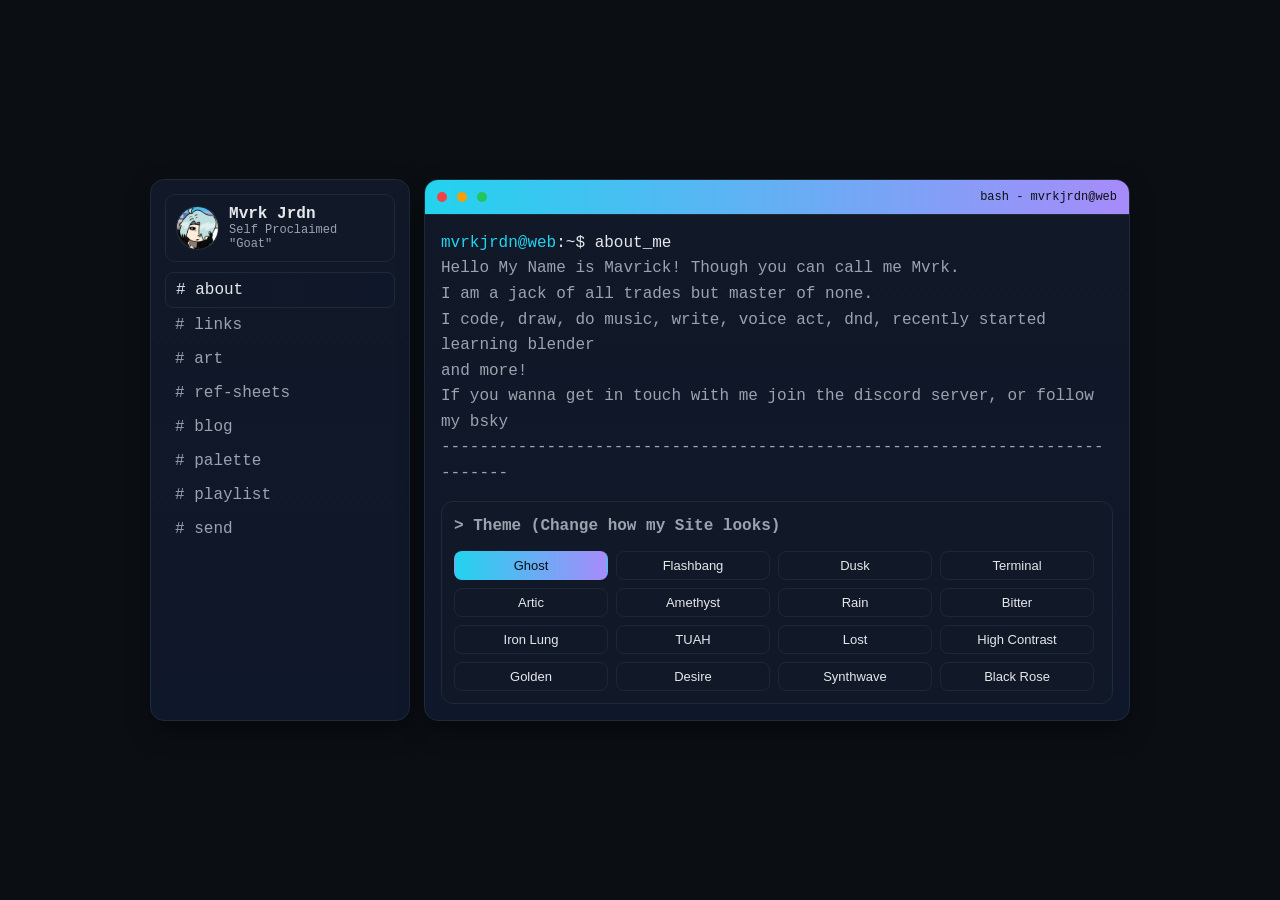
<file: index.html>
<!DOCTYPE html>
<html lang="en">
<head>
  <meta charset="UTF-8" />
  <meta name="viewport" content="width=device-width, initial-scale=1.0" />
  <title>mvrkjrdn.xyz</title>

  <!-- Open Graph -->
  <meta property="og:type" content="website">
  <meta property="og:url" content="https://mvrkjrdn.xyz/">
  <meta property="og:title" content="Mvrk's Site.">
  <meta property="og:description" content="Just a website I made to share my art, blog posts, and whatever else I feel like sharing.">
  <meta property="og:image" content="https://mvrkjrdn.xyz/embed.png">
  <meta property="og:site_name" content="mvrkjrdn.xyz">

  <!-- Twitter Card -->
  <meta name="twitter:card" content="summary_large_image">
  <meta name="twitter:title" content="Mvrk's Site.">
  <meta name="twitter:description" content="Just a website I made to share my art, blog posts, and whatever else I feel like sharing.">
  <meta name="twitter:image" content="https://mvrkjrdn.xyz/embed.png">

  <link rel="icon" href="assets/favicon.ico">
  <script>
    (function(){
      try{
        const t = localStorage.getItem('site-theme');
        if (t) document.documentElement.setAttribute('data-theme', t);
      }catch(e){}
    })();
  </script>

  <link rel="stylesheet" href="styles.css">
</head>
<body>
  <!-- APP -->
  <div class="app">
    <!-- Sidebar -->
    <aside class="sidebar">
      <div class="avatar">
        <div class="pfp"></div>
        <div>
          <div class="name">Mvrk Jrdn</div>
          <div class="status">Self Proclaimed "Goat"</div>
        </div>
      </div>

      <!-- Channel list -->
      <div class="channels">
        <div class="chan active" data-view="about"># about</div>
        <div class="chan" data-view="links"># links</div>
        <div class="chan" data-view="art"># art</div>
        <div class="chan" data-view="refs"># ref-sheets</div>
        <div class="chan" data-view="blog"># blog</div>
        <div class="chan" data-view="palette"># palette</div>
        <div class="chan" data-view="playlist"># playlist</div>
        <div class="chan" data-view="send"># send</div>
      </div>
    </aside>

    <!-- Main content -->
    <main class="main">
      <div class="titlebar">
        <div class="dot red"></div>
        <div class="dot yel"></div>
        <div class="dot grn"></div>
        <div class="tab">bash - mvrkjrdn@web</div>
      </div>

      <section class="terminal">
        <!-- ABOUT -->
        <div class="view" id="about">
          <div><span class="prompt">mvrkjrdn@web</span>:<span class="cmd">~$</span> about_me</div>
          <div class="out">Hello My Name is Mavrick! Though you can call me Mvrk.</div>
          <div class="out">I am a jack of all trades but master of none.</div>
          <div class="out">I code, draw, do music, write, voice act, dnd, recently started learning blender</div>
          <div class="out">and more!</div>
          <div class="out">If you wanna get in touch with me join the discord server, or follow my bsky</div>
          <div class="out">----------------------------------------------------------------------------</div>
          <div class="card out theme-card" aria-hidden="false">
            <div style="display:flex;align-items:center;justify-content:space-between;gap:12px;flex-wrap:wrap">
              <div style="font-weight:600">> Theme (Change how my Site looks)</div>
              <div class="theme-grid" style="width:640px;max-width:100%">
                <button id="theme-dark" class="theme-btn">Ghost</button>
                <button id="theme-light" class="theme-btn">Flashbang</button>
                <button id="theme-dusk" class="theme-btn">Dusk</button>
                <button id="theme-terminal" class="theme-btn">Terminal</button>
                <button id="theme-arctic" class="theme-btn">Artic</button>
                <button id="theme-amethyst" class="theme-btn">Amethyst</button>
                <button id="theme-rain" class="theme-btn">Rain</button>
                <button id="theme-bitter" class="theme-btn">Bitter</button>
                <button id="theme-crimson" class="theme-btn">Iron Lung</button>
                <button id="theme-tuah" class="theme-btn">TUAH</button>
                <button id="theme-verdant" class="theme-btn">Lost</button>
                <button id="theme-contrast" class="theme-btn">High Contrast</button>
                <button id="theme-golden" class="theme-btn">Golden</button>
                <button id="theme-desire" class="theme-btn">Desire</button>
                <button id="theme-synthwave" class="theme-btn">Synthwave</button>
                <button id="theme-blackrose" class="theme-btn">Black Rose</button>
              </div>
            </div>
          </div>
        </div>

        <!-- LINKS -->
        <div class="view" id="links" hidden>
          <div><span class="prompt">mvrkjrdn@web</span>:<span class="cmd">~$</span> hyperlinks</div>
          <div class="card out">Click My Links Bro</div>
          <div class="card links">
            <div class="out">Socials:</div>
            <a href="https://discord.gg/FqwBgPq5by" target="_blank" rel="noopener">Discord <span class="kbd">/join</span></a>
            <a href="https://bsky.app/profile/mvrkjrdn.xyz" target="_blank" rel="noopener">Bsky <span class="kbd">/social</span></a>
            <a href="https://github.com/mvrk-jrdn" target="_blank" rel="noopener">Github <span class="kbd">/repo</span></a>
          </div>
          <div class="card links">
            <div class="out">OCs & Lore:</div>
            <a href="https://docs.google.com/document/d/1WpsDQuR5317NC157uRLHrDVhxjUMpS4V_U06pxkvrZc/edit?usp=sharing" target="_blank" rel="noopener">Eldritch God OCU <span class="kbd">/Lore</span></a>
            <a href="https://docs.google.com/document/d/16CTGSkPseitg0x_oy14OMkl3JGNxqRdLCOA1GhEplQQ/edit?usp=sharing" target="_blank" rel="noopener">Glorpian Species Doc <span class="kbd">/Glorp</span></a>
            <div class="card links">
            <div class="out">Other:</div>
            <a href="https://mvrkjrdn.xyz/patchedspin.html">Pesterlog <span class="kbd">/pester</span></a>
            </div>
          </div>
        </div>

        <!-- ART -->
        <div class="view" id="art" hidden>
          <div><span class="prompt">mvrkjrdn@web</span>:<span class="cmd">~$</span> digital_art</div>
          <div class="card out">Check This Art Out that I made !!</div>
          <div id="art-grid" class="grid" style="grid-template-columns:repeat(2,1fr)"></div>
          <div class="disclaimer">All artwork and character reference sheets are © Mavrick Jordan. Unauthorized use, reposting, editing, tracing, or commercial use is prohibited without written permission.</div>
        </div>

        <!-- REF SHEETS -->
        <div class="view" id="refs" hidden>
          <div><span class="prompt">mvrkjrdn@web</span>:<span class="cmd">~$</span> reference_sheets</div>
          <div class="card out">All the ref sheets for my OCs I wish to share will be down below !!</div>
          <div id="refs-grid"></div>
          <div class="disclaimer">All artwork and character reference sheets are © Mavrick Jordan. Unauthorized use, reposting, editing, tracing, or commercial use is prohibited without written permission.</div>
        </div>

        <!-- BLOG -->
        <div class="view" id="blog" hidden>
          <div><span class="prompt">mvrkjrdn@web</span>:<span class="cmd">~$</span> blog_posts</div>
          <div class="card out">You'll see all my "blogs" so to speak here. check em out!</div>
          <div id="blog-posts"></div>
        </div>

        <!-- PALETTE -->
        <div class="view" id="palette" hidden>
          <div>
            <span class="prompt">mvrkjrdn@web</span>:<span class="cmd">~$</span>
            generate_palette
          </div>

          <div class="card">
            <div class="out">Generate a 6-color palette for art! (example: #39a78e)</div>

            <div class="palette-controls">
              <input
                id="palette-hex"
                type="text"
                placeholder="#39a78e (optional)"
                maxlength="7"
              >
              <button
                class="theme-btn"
                id="generatePalette">
                Generate
              </button>
            </div>

            <div class="palette-grid" id="palette-preview">
              <div class="palette-color"></div>
              <div class="palette-color"></div>
              <div class="palette-color"></div>
              <div class="palette-color"></div>
              <div class="palette-color"></div>
              <div class="palette-color"></div>
            </div>

            <textarea
              id="palette-output"
              readonly
              spellcheck="false"
            ></textarea>
            <div class="disclaimer">If you wanna save this palette all you have to do is remember the first color! the rest of the colors will always be the same every time!</div>
            <div class="disclaimer">These palettes are algorithm-generated and meant as inspiration, not a rule. Use it as a starting point, and feel free to adjust or ignore it entirely when creating your art.</div>
          </div>
        </div>

        <!-- PLAYLIST -->
        <div class="view" id="playlist" hidden>
          <div><span class="prompt">mvrkjrdn@web</span>:<span class="cmd">~$</span> music_playlist</div>
          <div class="card out">Here's some songs I like! check em out! - and also some songs my friends recommend</div>
          <div id="playlist-container">
            <details class="card playlist">
              <summary>Mixed playlist</summary>
              <div class="out">
                <iframe data-testid="embed-iframe" style="border-radius:12px" src="https://open.spotify.com/embed/track/12bYYQaLqHliSXvRIYlq8G?utm_source=generator" width="100%" height="152" frameborder="0" allowfullscreen="" allow="autoplay; clipboard-write; encrypted-media; fullscreen; picture-in-picture" loading="lazy"></iframe>
                <iframe data-testid="embed-iframe" style="border-radius:12px" src="https://open.spotify.com/embed/track/65X2koe1LhDgQmRkNdJFv9?utm_source=generator" width="100%" height="152" frameBorder="0" allowfullscreen="" allow="autoplay; clipboard-write; encrypted-media; fullscreen; picture-in-picture" loading="lazy"></iframe>
                <iframe data-testid="embed-iframe" style="border-radius:12px" src="https://open.spotify.com/embed/track/0UVwVTPmwbNW0PzFZraOzl?utm_source=generator" width="100%" height="152" frameBorder="0" allowfullscreen="" allow="autoplay; clipboard-write; encrypted-media; fullscreen; picture-in-picture" loading="lazy"></iframe>
                <iframe data-testid="embed-iframe" style="border-radius:12px" src="https://open.spotify.com/embed/track/5eJ4rMnA8CgEKFAPWllJiM?utm_source=generator" width="100%" height="152" frameBorder="0" allowfullscreen="" allow="autoplay; clipboard-write; encrypted-media; fullscreen; picture-in-picture" loading="lazy"></iframe>
                <iframe data-testid="embed-iframe" style="border-radius:12px" src="https://open.spotify.com/embed/track/7AJA9HBfpcZbLvVSTSdT7K?utm_source=generator" width="100%" height="152" frameBorder="0" allowfullscreen="" allow="autoplay; clipboard-write; encrypted-media; fullscreen; picture-in-picture" loading="lazy"></iframe>
                <iframe data-testid="embed-iframe" style="border-radius:12px" src="https://open.spotify.com/embed/track/4kVxStqN7DeoZje5aidAn3?utm_source=generator" width="100%" height="152" frameBorder="0" allowfullscreen="" allow="autoplay; clipboard-write; encrypted-media; fullscreen; picture-in-picture" loading="lazy"></iframe>
                <iframe data-testid="embed-iframe" style="border-radius:12px" src="https://open.spotify.com/embed/track/3o44C8C4OXcnTGWlURAJ6n?utm_source=generator" width="100%" height="152" frameBorder="0" allowfullscreen="" allow="autoplay; clipboard-write; encrypted-media; fullscreen; picture-in-picture" loading="lazy"></iframe>
                <iframe data-testid="embed-iframe" style="border-radius:12px" src="https://open.spotify.com/embed/track/6jbYpRPTEFl1HFKHk1IC0m?utm_source=generator" width="100%" height="152" frameBorder="0" allowfullscreen="" allow="autoplay; clipboard-write; encrypted-media; fullscreen; picture-in-picture" loading="lazy"></iframe>
                <iframe data-testid="embed-iframe" style="border-radius:12px" src="https://open.spotify.com/embed/track/2BHj31ufdEqVK5CkYDp9mA?utm_source=generator" width="100%" height="152" frameBorder="0" allowfullscreen="" allow="autoplay; clipboard-write; encrypted-media; fullscreen; picture-in-picture" loading="lazy"></iframe>
                <iframe data-testid="embed-iframe" style="border-radius:12px" src="https://open.spotify.com/embed/track/0bF1RyQkzRpD4ULuqD2KRe?utm_source=generator" width="100%" height="152" frameBorder="0" allowfullscreen="" allow="autoplay; clipboard-write; encrypted-media; fullscreen; picture-in-picture" loading="lazy"></iframe>
                <iframe data-testid="embed-iframe" style="border-radius:12px" src="https://open.spotify.com/embed/track/6VoIBz0VhCyz7OdEoRYDiA?utm_source=generator" width="100%" height="152" frameBorder="0" allowfullscreen="" allow="autoplay; clipboard-write; encrypted-media; fullscreen; picture-in-picture" loading="lazy"></iframe>
                <iframe data-testid="embed-iframe" style="border-radius:12px" src="https://open.spotify.com/embed/track/0epjWMv4x9sQav6crcfORC?utm_source=generator" width="100%" height="152" frameBorder="0" allowfullscreen="" allow="autoplay; clipboard-write; encrypted-media; fullscreen; picture-in-picture" loading="lazy"></iframe>
                <iframe data-testid="embed-iframe" style="border-radius:12px" src="https://open.spotify.com/embed/track/6BJHsLiE47Sk0wQkuppqhr?utm_source=generator" width="100%" height="152" frameBorder="0" allowfullscreen="" allow="autoplay; clipboard-write; encrypted-media; fullscreen; picture-in-picture" loading="lazy"></iframe>
                <iframe data-testid="embed-iframe" style="border-radius:12px" src="https://open.spotify.com/embed/track/1ONC00cKNdFgKiATMtcxEc?utm_source=generator" width="100%" height="152" frameBorder="0" allowfullscreen="" allow="autoplay; clipboard-write; encrypted-media; fullscreen; picture-in-picture" loading="lazy"></iframe>
                <iframe data-testid="embed-iframe" style="border-radius:12px" src="https://open.spotify.com/embed/track/43iIQbw5hx986dUEZbr3eN?utm_source=generator" width="100%" height="152" frameBorder="0" allowfullscreen="" allow="autoplay; clipboard-write; encrypted-media; fullscreen; picture-in-picture" loading="lazy"></iframe>
                <iframe data-testid="embed-iframe" style="border-radius:12px" src="https://open.spotify.com/embed/track/4BnrGx9tWNF8aiXl1UhDBa?utm_source=generator" width="100%" height="152" frameBorder="0" allowfullscreen="" allow="autoplay; clipboard-write; encrypted-media; fullscreen; picture-in-picture" loading="lazy"></iframe>
                <iframe data-testid="embed-iframe" style="border-radius:12px" src="https://open.spotify.com/embed/track/2TaXZSY2ztQ2e6zZOa4n2x?utm_source=generator" width="100%" height="152" frameBorder="0" allowfullscreen="" allow="autoplay; clipboard-write; encrypted-media; fullscreen; picture-in-picture" loading="lazy"></iframe>
                <iframe data-testid="embed-iframe" style="border-radius:12px" src="https://open.spotify.com/embed/track/0JJP0IS4w0fJx01EcrfkDe?utm_source=generator" width="100%" height="152" frameBorder="0" allowfullscreen="" allow="autoplay; clipboard-write; encrypted-media; fullscreen; picture-in-picture" loading="lazy"></iframe>
                <iframe data-testid="embed-iframe" style="border-radius:12px" src="https://open.spotify.com/embed/track/2DAZakhs7RRCoM6pvLpUEz?utm_source=generator" width="100%" height="152" frameBorder="0" allowfullscreen="" allow="autoplay; clipboard-write; encrypted-media; fullscreen; picture-in-picture" loading="lazy"></iframe>
              </div>
            </details>
            <!-- new playlist -->
            <details class="card playlist">
              <summary>Music Friends Recommend</summary>
              <div class="out">
                <iframe data-testid="embed-iframe" style="border-radius:12px" src="https://open.spotify.com/embed/track/4AtV4RBkdbEGvSrGFY7qUW?utm_source=generator" width="100%" height="152" frameBorder="0" allowfullscreen="" allow="autoplay; clipboard-write; encrypted-media; fullscreen; picture-in-picture" loading="lazy"></iframe>
              </div>
            </details>
          </div>
        </div>

        <!-- SEND -->
        <div class="view" id="send" hidden>
          <div><span class="prompt">mvrkjrdn@web</span>:<span class="cmd">~$</span> send_message</div>
          <div class="card out">Send Me some stuff !! there's a good chance I'll post about em on my Bsky</div>
          <div class="card">
            <form action="https://formsubmit.co/send@mvrkjrdn.xyz" method="POST" enctype="multipart/form-data">
              <input type="text" name="name" placeholder="Your name" required />
              <textarea name="message" placeholder="Your message"></textarea>
              <input type="file" name="attachment" accept="image/*" />
              <button type="submit" class="theme-btn">Send It!</button>
            </form>
          </div>
        </div>
      </section>
    </main>
  </div>

  <script src="script.js"></script>
  <script src="palette.js"></script>
</body>
</html>
</file>
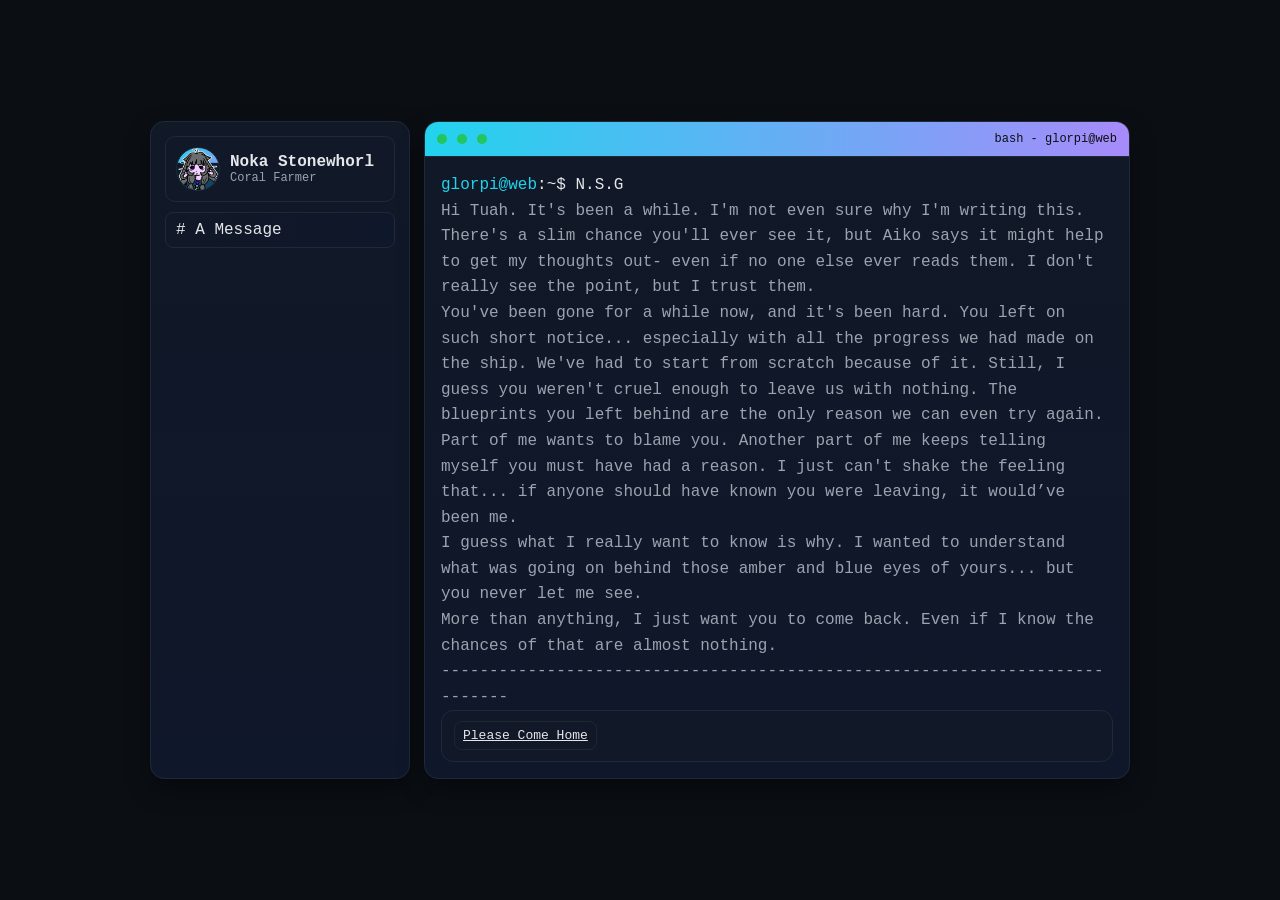
<file: noka.html>
<!DOCTYPE html>

<html lang="en">
<head>
<meta charset="UTF-8">
<meta name="viewport" content="width=device-width, initial-scale=1.0">

<title>A Message to Tuah</title>

<link rel="icon" href="assets/favicon.ico">

<script>
(function(){
  try{
    const t = localStorage.getItem('site-theme');
    if (t) document.documentElement.setAttribute('data-theme', t);
  }catch(e){}
})();
</script>

<link rel="stylesheet" href="styles.css?v=2">
</head>

<body>

<div class="app">

  <!-- Sidebar -->

  <aside class="sidebar">


<div class="avatar">
  <div class="noka-pfp"></div>
  <div>
    <div class="name">Noka Stonewhorl</div>
    <div class="status">Coral Farmer</div>
  </div>
</div>

<div class="channels">
  <div class="chan active"># A Message</div>
</div>


  </aside>

  <!-- Main -->

  <main class="main">


<div class="titlebar">
  <div class="dot grn"></div>
  <div class="dot grn"></div>
  <div class="dot grn"></div>
  <div class="tab">bash - glorpi@web</div>
</div>

<section class="terminal">

  <!-- Page Header -->
  <div>
    <span class="prompt">glorpi@web</span>:<span class="cmd">~$</span> N.S.G
  </div>
  <div class="out">Hi Tuah. It's been a while. I'm not even sure why I'm writing this. There's a slim chance you'll ever see it, but Aiko says it might help to get my thoughts out- even if no one else ever reads them. I don't really see the point, but I trust them.</div>
  <div class="out">You've been gone for a while now, and it's been hard. You left on such short notice... especially with all the progress we had made on the ship. We've had to start from scratch because of it. Still, I guess you weren't cruel enough to leave us with nothing. The blueprints you left behind are the only reason we can even try again.</div>
  <div class="out">Part of me wants to blame you. Another part of me keeps telling myself you must have had a reason. I just can't shake the feeling that... if anyone should have known you were leaving, it would’ve been me.</div>
  <div class="out">I guess what I really want to know is why. I wanted to understand what was going on behind those amber and blue eyes of yours... but you never let me see.</div>
  <div class="out">More than anything, I just want you to come back. Even if I know the chances of that are almost nothing.</div>
  <div class="out">----------------------------------------------------------------------------</div>

  <div class="card">
    <a href="/" class="theme-btn">Please Come Home</a>
  </div>

</section>


  </main>

</div>

<script src="script.js?v=2"></script>

</body>
</html>
</file>
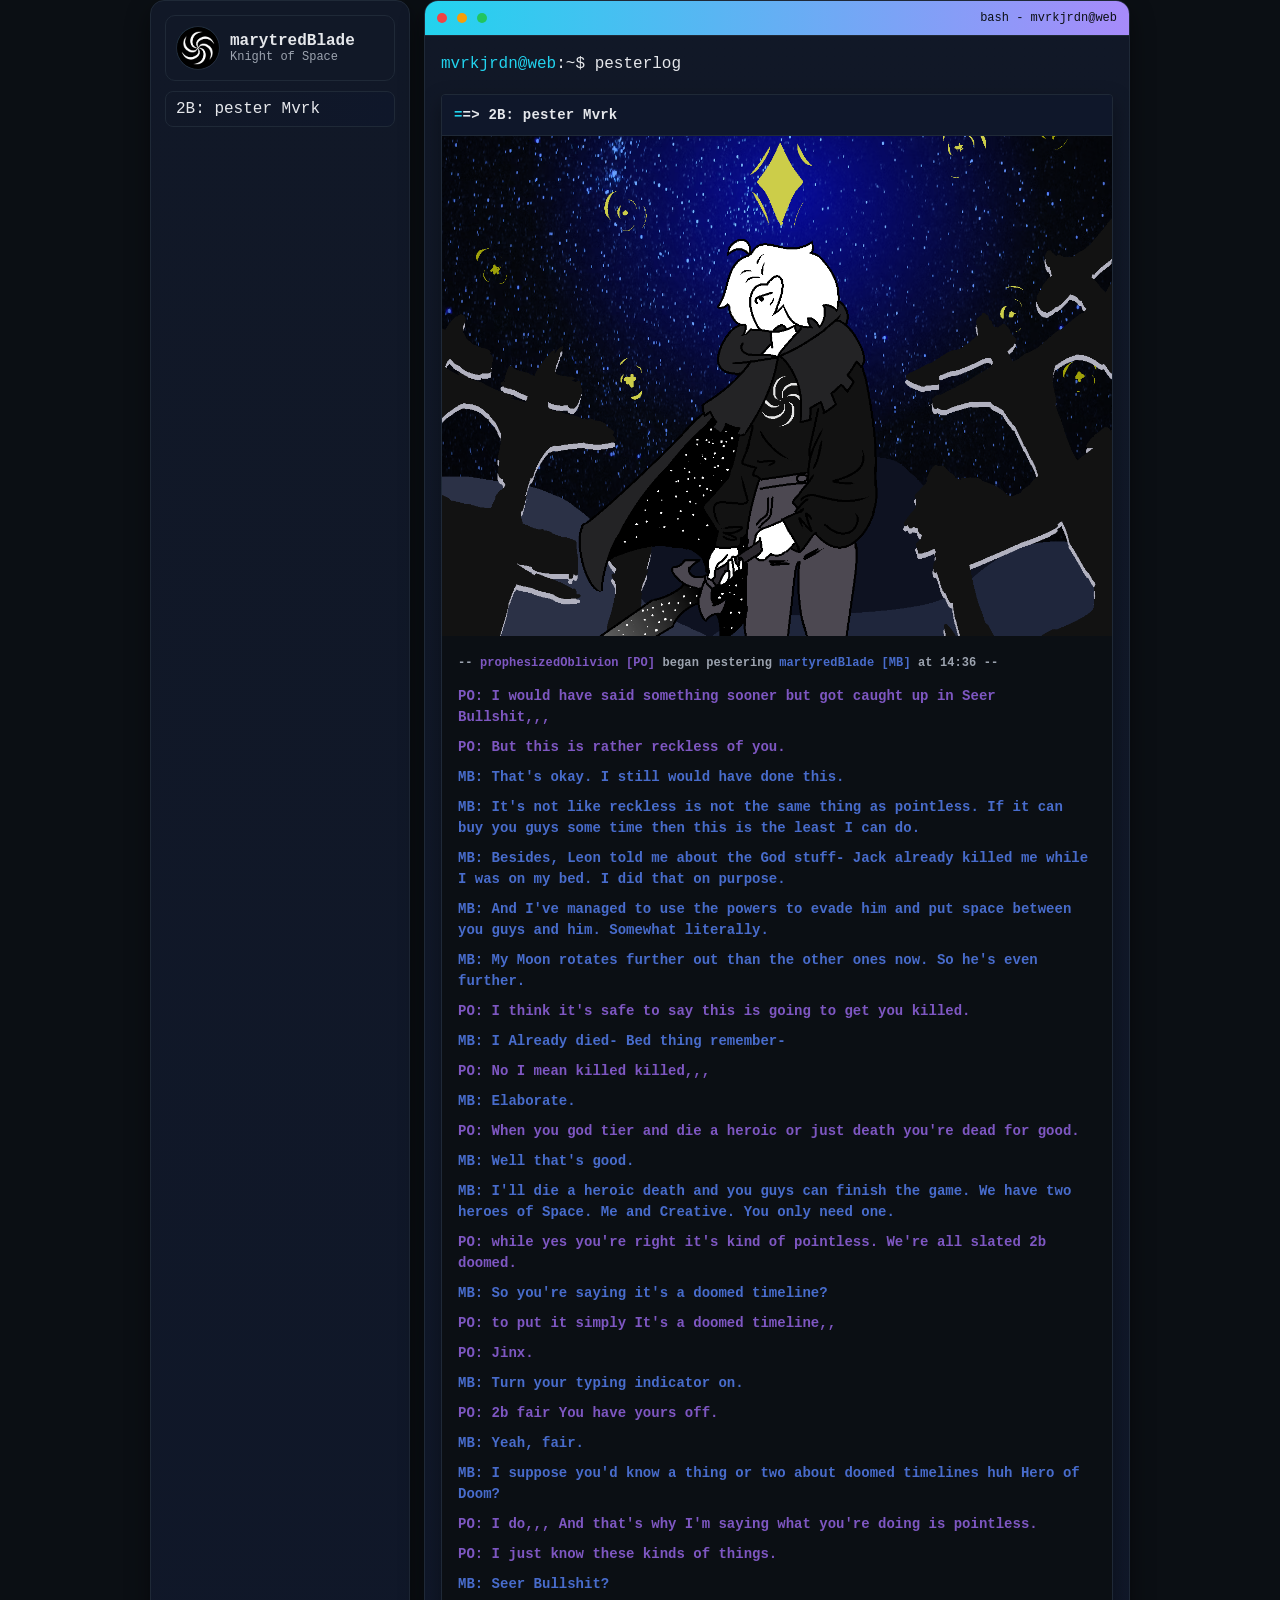
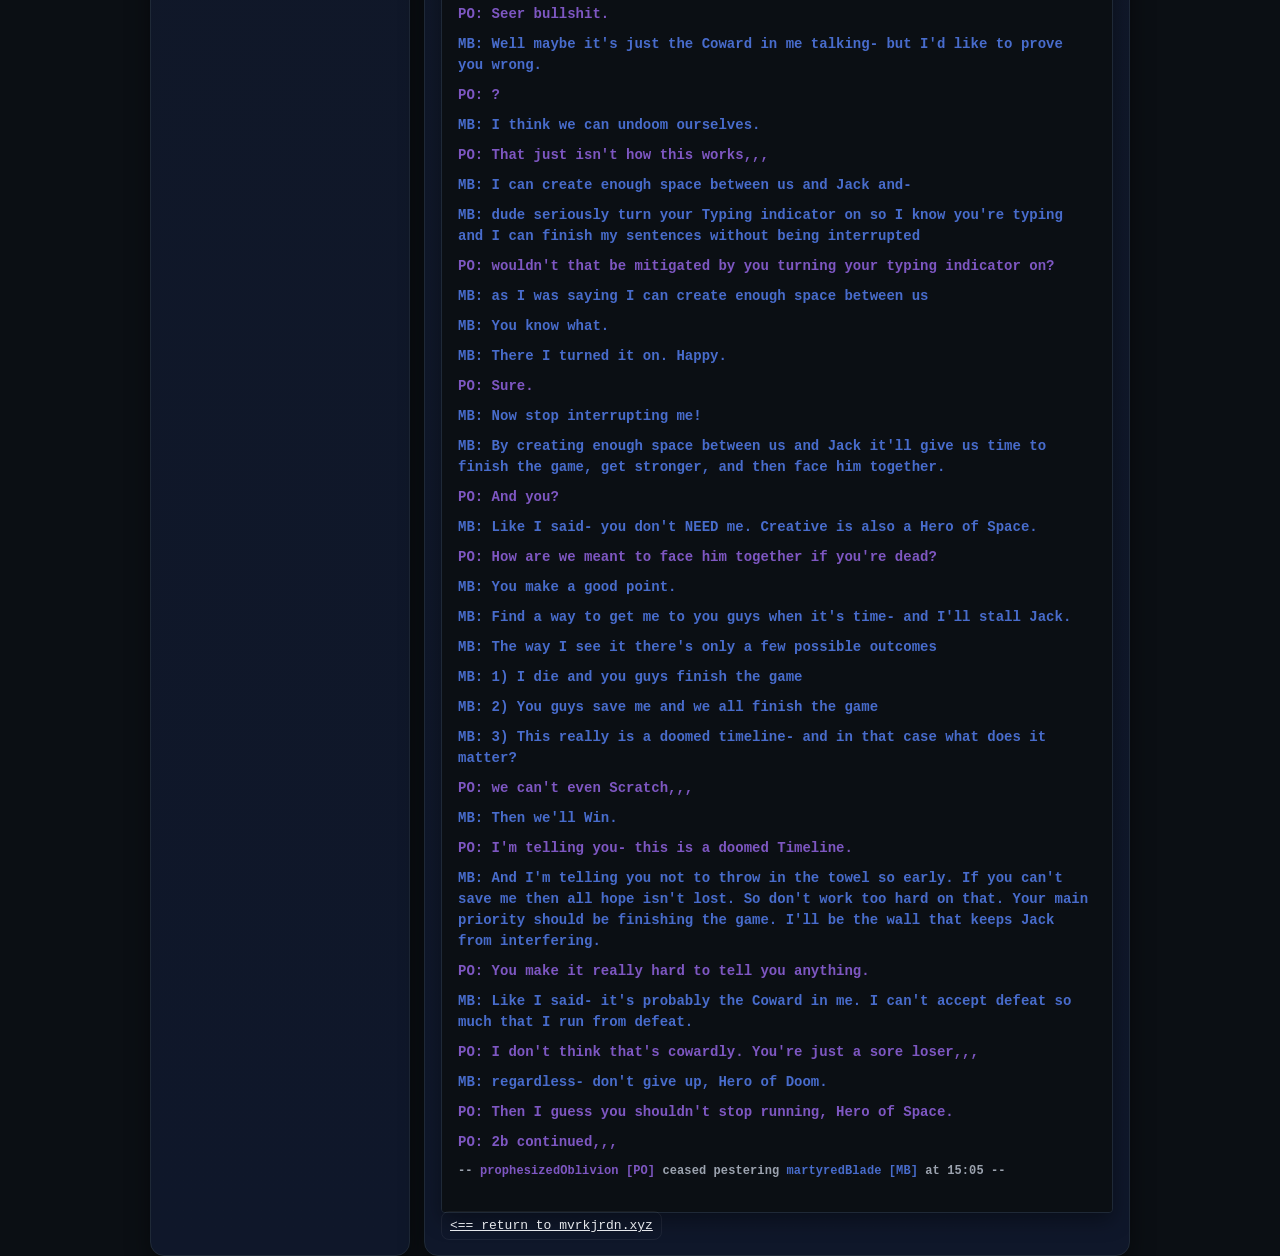
<file: patchedspin.html>
<!DOCTYPE html>

<html lang="en">
<head>
  <meta charset="UTF-8" />
  <meta name="viewport" content="width=device-width, initial-scale=1.0" />
  <title>mvrkjrdn.xyz</title>

  <!-- Open Graph -->
  <meta property="og:type" content="website">
  <meta property="og:url" content="https://mvrkjrdn.xyz/patchedspin.html">
  <meta property="og:title" content="==> 2B: pester Mvrk">
  <meta property="og:description" content="-- prophesizedOblivion [PO] began pestering martyredBlade [MB] at 14:36 --">
  <meta property="og:image" content="https://mvrkjrdn.xyz/assets/pester.png">
  <meta property="og:site_name" content="mvrkjrdn.xyz">

  <!-- Twitter Card -->
  <meta name="twitter:card" content="summary_large_image">
  <meta name="twitter:title" content="==> 2B: pester Mvrk">
  <meta name="twitter:description" content="-- prophesizedOblivion [PO] began pestering martyredBlade [MB] at 14:36 --">
  <meta name="twitter:image" content="https://mvrkjrdn.xyz/assets/pester.png">

<title>Pesterlog</title>

<link rel="icon" href="assets/space.png" type="image/png">

<script>
(function(){
  try{
    const t = localStorage.getItem('site-theme');
    if (t) document.documentElement.setAttribute('data-theme', t);
  }catch(e){}
})();
</script>

<link rel="stylesheet" href="styles.css?v=2">
</head>

<body>

<div class="app">

  <!-- Sidebar -->

  <aside class="sidebar">

    <div class="avatar">
      <div class="space-pfp"></div>
      <div>
        <div class="name">marytredBlade</div>
        <div class="status">Knight of Space</div>
      </div>
    </div>

    <div class="channels">
      <div class="chan active">2B: pester Mvrk</div>
    </div>

  </aside>

  <!-- Main -->

  <main class="main">

    <div class="titlebar">
      <div class="dot red"></div>
      <div class="dot yel"></div>
      <div class="dot grn"></div>
      <div class="tab">bash - mvrkjrdn@web</div>
    </div>

    <section class="terminal">

      <!-- Page Header -->
      <div>
        <span class="prompt">mvrkjrdn@web</span>:<span class="cmd">~$</span> pesterlog
      </div>

      <!-- ===================================================== -->
      <!-- HOMESTUCK STYLE CARD -->
      <!-- ===================================================== -->

      <div class="hs-card">

        <!-- COMMAND / TITLE -->
        <div class="hs-title">
          ==&gt; 2B: pester Mvrk
        </div>

        <!-- IMAGE -->
        <img class="hs-image"
          src="assets/pester.png"
          alt="martytredBlade getting pestered by prophesizedOblivion"
        >

        <!-- PESTERLOG -->
        <div class="hs-log">

            <p class="meta">-- <span class="po">prophesizedOblivion [PO]</span> began pestering <span class="mb">martyredBlade [MB]</span> at 14:36 --</p>

            <p class="po">PO: I would have said something sooner but got caught up in Seer Bullshit,,,</p>
            <p class="po">PO: But this is rather reckless of you.</p>

            <p class="mb">MB: That's okay. I still would have done this.</p>
            <p class="mb">MB: It's not like reckless is not the same thing as pointless. If it can buy you guys some time then this is the least I can do.</p>

            <p class="mb">MB: Besides, Leon told me about the God stuff- Jack already killed me while I was on my bed. I did that on purpose.</p>

            <p class="mb">MB: And I've managed to use the powers to evade him and put space between you guys and him. Somewhat literally.</p>

            <p class="mb">MB: My Moon rotates further out than the other ones now. So he's even further.</p>

            <p class="po">PO: I think it's safe to say this is going to get you killed.</p>

            <p class="mb">MB: I Already died- Bed thing remember-</p>

            <p class="po">PO: No I mean killed killed,,,</p>

            <p class="mb">MB: Elaborate.</p>

            <p class="po">PO: When you god tier and die a heroic or just death you're dead for good.</p>

            <p class="mb">MB: Well that's good.</p>

            <p class="mb">MB: I'll die a heroic death and you guys can finish the game. We have two heroes of Space. Me and Creative. You only need one.</p>

            <p class="po">PO: while yes you're right it's kind of pointless. We're all slated 2b doomed.</p>

            <p class="mb">MB: So you're saying it's a doomed timeline?</p>

            <p class="po">PO: to put it simply It's a doomed timeline,,</p>

            <p class="po">PO: Jinx.</p>

            <p class="mb">MB: Turn your typing indicator on.</p>

            <p class="po">PO: 2b fair You have yours off.</p>

            <p class="mb">MB: Yeah, fair.</p>

            <p class="mb">MB: I suppose you'd know a thing or two about doomed timelines huh Hero of Doom?</p>

            <p class="po">PO: I do,,, And that's why I'm saying what you're doing is pointless.</p>

            <p class="po">PO: I just know these kinds of things.</p>

            <p class="mb">MB: Seer Bullshit?</p>

            <p class="po">PO: Seer bullshit.</p>

            <p class="mb">MB: Well maybe it's just the Coward in me talking- but I'd like to prove you wrong.</p>

            <p class="po">PO: ?</p>

            <p class="mb">MB: I think we can undoom ourselves.</p>

            <p class="po">PO: That just isn't how this works,,,</p>

            <p class="mb">MB: I can create enough space between us and Jack and-</p>

            <p class="mb">MB: dude seriously turn your Typing indicator on so I know you're typing and I can finish my sentences without being interrupted</p>

            <p class="po">PO: wouldn't that be mitigated by you turning your typing indicator on?</p>

            <p class="mb">MB: as I was saying I can create enough space between us</p>

            <p class="mb">MB: You know what.</p>

            <p class="mb">MB: There I turned it on. Happy.</p>

            <p class="po">PO: Sure.</p>

            <p class="mb">MB: Now stop interrupting me!</p>

            <p class="mb">MB: By creating enough space between us and Jack it'll give us time to finish the game, get stronger, and then face him together.</p>

            <p class="po">PO: And you?</p>

            <p class="mb">MB: Like I said- you don't NEED me. Creative is also a Hero of Space.</p>

            <p class="po">PO: How are we meant to face him together if you're dead?</p>

            <p class="mb">MB: You make a good point.</p>

            <p class="mb">MB: Find a way to get me to you guys when it's time- and I'll stall Jack.</p>

            <p class="mb">MB: The way I see it there's only a few possible outcomes</p>

            <p class="mb">MB: 1) I die and you guys finish the game</p>

            <p class="mb">MB: 2) You guys save me and we all finish the game</p>

            <p class="mb">MB: 3) This really is a doomed timeline- and in that case what does it matter?</p>

            <p class="po">PO: we can't even Scratch,,,</p>

            <p class="mb">MB: Then we'll Win.</p>

            <p class="po">PO: I'm telling you- this is a doomed Timeline.</p>

            <p class="mb">MB: And I'm telling you not to throw in the towel so early. If you can't save me then all hope isn't lost. So don't work too hard on that. Your main priority should be finishing the game. I'll be the wall that keeps Jack from interfering.</p>

            <p class="po">PO: You make it really hard to tell you anything.</p>

            <p class="mb">MB: Like I said- it's probably the Coward in me. I can't accept defeat so much that I run from defeat.</p>

            <p class="po">PO: I don't think that's cowardly. You're just a sore loser,,,</p>

            <p class="mb">MB: regardless- don't give up, Hero of Doom.</p>

            <p class="po">PO: Then I guess you shouldn't stop running, Hero of Space.</p>

            <p class="po">PO: 2b continued,,,</p>

            <p class="meta">-- <span class="po">prophesizedOblivion [PO]</span> ceased pestering <span class="mb">martyredBlade [MB]</span> at 15:05 --</p>

        </div>
      

      </div>
      <a class="theme-btn hs-back-button" href="https://mvrkjrdn.xyz/"> &lt;== return to mvrkjrdn.xyz </a>
    </section>

  </main>

</div>

<script src="script.js?v=2"></script>

</body>
</html>
</file>
<file: styles.css>
:root{
  --bg:#0b0f14;
  --panel:#111827;
  --panel-2:#0f172a;
  --accent:#22d3ee;
  --accent-2:#a78bfa;
  --text:#e5e7eb;
  --muted:#9ca3af;
  --border:#1f2937;
  --radius:14px;
}

[data-theme="light"]{
  --bg: #f7fafc;
  --panel: #ffffff;
  --panel-2: #f1f5f9;
  --accent: #c4b5fd;
  --accent-2: #60a5fa;
  --text: #0f172a;
  --muted: #6b7280;
  --radius:14px;
}
[data-theme="dusk"]{
  --bg: #120d0a;
  --panel: #1b1410;
  --panel-2: #261c16;
  --accent: #f59e0b;
  --accent-2: #e85d3f;
  --text: #f3e9dd;
  --muted: #c2a98f;
  --border: #3a2a20;
  --radius:14px;
}
[data-theme="terminal"]{
  --bg: #000000;
  --panel: #050a07;
  --panel-2: #0a120e;
  --accent: #00ff66;
  --accent-2: #33ff99;
  --text: #c8ffd8;
  --muted: #5cff9a;
  --border: #003b1f;
  --radius: 2px;
}
[data-theme="arctic"]{
  --bg: #0b1621;
  --panel: #122432; 
  --panel-2: #1a2f40;
  --accent: #74c0f4;
  --accent-2: #a1d6ff;
  --text: #e6f2fa;
  --muted: #8faecb;
  --border: #22445c;
  --radius:14px;
}
[data-theme="amethyst"]{
  --bg: #120b1a;
  --panel: #1a1026;
  --panel-2: #26163a;
  --accent: #a855f7;
  --accent-2: #e879f9;
  --text: #f3e8ff;
  --muted: #c4b5d6;
  --border: #3a2357;
  --radius:14px;
}
[data-theme="rain"]{
  --bg: #76818f;
  --panel: #596674;
  --panel-2: #2f3942;
  --accent: #6ba4c8;
  --accent-2: #8fbcd9;
  --text: #bed0e6;
  --muted: #c0d2e7;
  --border: #b6c4d2;
  --radius:14px;
}
[data-theme="bitter"]{
  --bg: #161d1d;
  --panel: #1f2146;
  --panel-2: #060e21;
  --accent: #efa9e4;
  --accent-2: #5070b3;
  --text: #cac7e4;
  --muted: #c39cbc;
  --border: #5070b3;
  --radius:14px;
}
[data-theme="crimson"]{
  --bg: #100002;
  --panel: #220900;
  --panel-2: #48200c;
  --accent: #aad15f;
  --accent-2: #1e341a;
  --text: #b49c7a;
  --muted: #796b4b;
  --border: #28130b;
  --radius:14px;
}
[data-theme="tuah"]{
  --bg: #12151d;        
  --panel: #1a1f26;     
  --panel-2: #222427;   
  --accent: #009bce;    
  --accent-2: #ffbe01;  
  --text: #d8ffc0;      
  --muted: #83fffa;     
  --border: #7ace61;    
  --radius: 14px;
}
[data-theme="verdant"]{
  --bg: #0e1410;
  --panel: #16201f;
  --panel-2: #1d2b29;
  --accent: #2CBFA2;
  --accent-2: #7BFFCC;
  --text: #e8e6f5;
  --muted: #9fa6b8;
  --border: #FFA036;
  --radius:14px;
}
[data-theme="contrast"]{
  --bg: #000000;
  --panel: #000000;
  --panel-2: #000000;
  --accent: #ffffff;
  --accent-2: #f1f1f1;
  --text: #ffffff;
  --muted: #cfcfcf;
  --border: #ffffff;
  --radius: 4px;
}
[data-theme="golden"]{
  --bg:#0c0c0c;
  --panel:#1c1c1c;
  --panel-2:#161616;
  --accent:#e1bd5a;
  --accent-2:#e1bd5a;
  --text:#ead497;
  --muted:#b4a57d;
  --border:#ead497;
  --radius:14px;
}
[data-theme="desire"]{
  --bg: #11001c;
  --panel: #451926;
  --panel-2: #481d4b;
  --accent: #26f7fd;
  --accent-2: #ff46a2;
  --text: #e8e8ff;
  --muted: #a2a1cf;
  --border: #ffffff;
  --radius:14px;
}
[data-theme="synthwave"]{
  --bg: #140a1f;
  --panel: #221133;
  --panel-2: #2d1744;
  --accent: #ff4fd8;
  --accent-2: #ff9e3d;
  --text: #ffeaf7;
  --muted: #cba6d8;
  --border: #5c2d79;
  --radius:14px;
}
[data-theme="blackrose"]{
  --bg: #0a090c;
  --panel: #141217;
  --panel-2: #1d1822;     
  --accent: #7ba2b8;
  --accent-2: #15081f;   
  --text: #f1ebf5;
  --muted: #a79aad;
  --border: #35293d;
  --radius:14px;
}

body, .main, .sidebar, .card, .links a, .titlebar{
  transition: background-color .22s ease, color .22s ease, border-color .22s ease;
}

*{ box-sizing:border-box }

/* ---------- Page base ---------- */
body{
  margin:0;
  font-family: ui-monospace, SFMono-Regular, Menlo, Consolas, "Liberation Mono", monospace;
  background:var(--bg);
  color:var(--text);
  display:grid;
  place-items:center;
  min-height:100vh;
}

/* ---------- App layout ---------- */
.app{
  width:min(980px, 92vw);
  display:grid;
  grid-template-columns: 260px 1fr;
  gap:14px;
}

/* ---------- Sidebar ---------- */
.sidebar{
  background:linear-gradient(180deg, var(--panel), var(--panel-2));
  border-radius:var(--radius);
  padding:14px;
  box-shadow:0 10px 25px rgba(0,0,0,.45);
  border:1px solid var(--border);
}

.avatar{
  display:flex;
  align-items:center;
  gap:10px;
  padding:10px;
  border-radius:10px;
  background:var(--panel);
  border:1px solid var(--border);
}

.pfp{
  width:44px;
  height:44px;
  border-radius:50%;
  background-image: url("assets/avatar.png"), linear-gradient(135deg, var(--accent), var(--accent-2));
  background-size: cover, 100% 100%;
  background-position: center center, center center;
  background-repeat: no-repeat, no-repeat;
  border:1px solid var(--border);
}

.noka-pfp{
  width:44px;
  height:44px;
  border-radius:50%;
  background-image: url("assets/nokapfp.png"), linear-gradient(135deg, var(--accent), var(--accent-2));
  background-size: cover, 100% 100%;
  background-position: center center, center center;
  background-repeat: no-repeat, no-repeat;
  border:1px solid var(--border);
}

.space-pfp{
  width:44px;
  height:44px;
  border-radius:50%;
  background-image: url("assets/space.png"), linear-gradient(135deg, var(--accent), var(--accent-2));
  background-size: cover, 100% 100%;
  background-position: center center, center center;
  background-repeat: no-repeat, no-repeat;
  border:1px solid var(--border);
}

.name{font-weight:700}
.status{font-size:12px; color:var(--muted)}

.channels{margin-top:10px}

.chan{
  padding:8px 10px;
  border-radius:8px;
  color:var(--muted);
  cursor:pointer;
}

.chan.active{
  background:linear-gradient(90deg, var(--panel), var(--panel-2));
  color:var(--text);
  border:1px solid var(--border);
}

/* ---------- Main terminal panel ---------- */
.main{
  background:linear-gradient(180deg, var(--panel), var(--panel-2));
  border-radius:var(--radius);
  overflow:hidden;
  box-shadow:0 10px 25px rgba(0,0,0,.45);
  border:1px solid var(--border);
}

.titlebar{
  display:flex;
  align-items:center;
  gap:10px;
  padding:10px 12px;
  border-bottom:1px solid var(--border);
  background:linear-gradient(90deg, var(--accent), var(--accent-2));
}

.dot{width:10px; height:10px; border-radius:50%}
.red{background:#ef4444}
.yel{background:#f59e0b}
.grn{background:#22c55e}
.tab{margin-left:auto; font-size:12px; color:var(--bg)}

.terminal{padding:16px; line-height:1.6}

.terminal{position:relative}
.view{
  opacity:0;
  transform:translateY(8px);
  transition:opacity .28s cubic-bezier(.2,.9,.2,1), transform .28s cubic-bezier(.2,.9,.2,1);
  pointer-events:none;
  overflow:visible;
}
.view.active{
  opacity:1;
  transform:none;
  pointer-events:auto;
}

/* ---------- Utility styles ---------- */
.prompt{color:var(--accent)}
.cmd{color:var(--text)}
.out{color:var(--muted)}

.grid{display:grid; gap:12px; margin-top:14px}

.card{
  background:var(--panel);
  border:1px solid var(--border);
  border-radius:12px;
  padding:12px;
}

.grid img,
img.card{
  width:100%;
  height:auto;
  max-height:400px;
  object-fit:cover;
  display:block;
  border-radius:8px;
  cursor:zoom-in;
}

img.card{
  padding:0;
  background:transparent;
  border:none;
  border-radius:12px;
}

.disclaimer{
  font-size:12px;
  color:var(--muted);
  text-align:center;
  margin-top:10px;
  padding:8px 6px;
  background:transparent;
  border:none;
}

/* Lightbox overlay for full-size image preview */
.lightbox{
  position:fixed;
  inset:0;
  display:none;
  align-items:center;
  justify-content:center;
  background:rgba(2,6,23,0.85);
  z-index:9999;
  padding:20px;
}
.lightbox.active{display:flex}
.lightbox img{
  max-width:calc(100% - 40px);
  max-height:90vh;
  border-radius:8px;
  box-shadow:0 20px 60px rgba(0,0,0,.6);
  background:#000;
}
.lightbox .close{
  position:absolute;
  top:18px;
  right:18px;
  color:var(--text);
  background:rgba(0,0,0,0.35);
  border:1px solid rgba(255,255,255,0.06);
  padding:6px 8px;
  border-radius:8px;
  cursor:pointer;
  font-size:14px;
}

.links a{
  display:flex;
  justify-content:space-between;
  align-items:center;
  padding:10px;
  border-radius:10px;
  border:1px solid var(--border);
  background:var(--panel);
  color:var(--text);
  text-decoration:none;
  margin-bottom:8px;
}

.links a:hover{border-color:var(--accent)}
.kbd{font-size:11px; color:var(--muted)}

/* playlist embed styling */
.playlist-embed{width:100%;border-radius:12px;}

/* Theme button styles (compact) */
.theme-btn{
  background:transparent;
  border:1px solid rgba(255,255,255,0.06);
  color:var(--text);
  padding:6px 8px;
  border-radius:8px;
  cursor:pointer;
  font-size:13px;
}

/* Send view form elements */
#send form input[type="text"],
#send form textarea,
#send form input[type="file"] {
  width:100%;
  background:var(--panel);
  border:1px solid var(--border);
  border-radius:8px;
  color:var(--text);
  padding:8px;
  font-size:14px;
  box-sizing: border-box;
  margin-bottom:12px;
}

/* file input button styling */
#send form input[type="file"] {
  background:var(--panel);
  color:var(--text);
  border:1px solid var(--border);
}

#send form input[type="file"]::-webkit-file-upload-button,
#send form input[type="file"]::file-selector-button,
#send form input[type="file"]::-ms-browse {
  background:var(--panel) !important;
  border:1px solid var(--border) !important;
  color:var(--text) !important;
  padding:6px 8px;
  border-radius:8px;
  cursor:pointer;
  font-size:13px;
  appearance:none;
  -webkit-appearance:none;
}
#send form input[type="file"]::-webkit-file-upload-button:hover,
#send form input[type="file"]::file-selector-button:hover,
#send form input[type="file"]::-ms-browse:hover {
  border-color:var(--accent) !important;
}

#send form textarea {
  min-height:100px;
  resize:vertical;
}

#send form input:focus,
#send form textarea:focus {
  outline:none;
  border-color:var(--accent);
}

#send form input::placeholder,
#send form textarea::placeholder {
  color:var(--muted);
}

#send form button {
  /* use theme-btn styling plus full width for better touch targets */
  width:auto;
}
#send form button.theme-btn {
  margin-top:8px;
}
.theme-btn.active{
  background:linear-gradient(90deg,var(--accent),var(--accent-2));
  color:#061017;
  border-color:transparent;
}
.theme-card{ margin-top:14px }
.theme-grid{ display:grid; grid-template-columns:repeat(4,1fr); gap:8px }
.theme-grid .theme-btn{ width:100% }

/* ---------- Blog collapsibles ---------- */
details.blog-post,
details.playlist{
  /* smaller gap between items to keep lists tighter */
  margin-bottom:0px;
}

details.blog-post summary,
details.playlist summary{
  cursor:pointer;
  font-weight:600;
  color:var(--text);
}

details.blog-post[open] summary,
details.playlist[open] summary{
  margin-bottom:8px;
  color:var(--accent);
}

/* Blog paragraph styling */
.blog-post .out p{ margin:10px 0; color:var(--muted); }
.blog-post .out p:first-child{ margin-top:8px }

/* playlist content spacing */
details.playlist .out{ margin:10px 0; }

/* ---------- Mobile ---------- */
@media(max-width:760px){
  .app{grid-template-columns:1fr}
  .sidebar{order:2}

}
/* ---------- Ref Sheets ---------- */

.ref-category{
    margin:16px 0;
}

.ref-category summary{
    cursor:pointer;
    font-weight:600;
    color:var(--text);
    font-size:18px;
}

.ref-category[open] summary{
    color:var(--accent);
    margin-bottom:12px;
}

.refs-category-grid{
    display:grid;
    grid-template-columns:repeat(2,1fr);
    gap:16px;
    align-items:stretch;
}

.ref-card{
    display:flex;
    flex-direction:column;
    height:100%;
    padding:0;
    overflow:hidden;
}

.ref-name{
    margin:0;
    padding:12px;
    background:linear-gradient(90deg, var(--accent), var(--accent-2));
    color:var(--panel-2);
    font-size:18px;
    font-weight:700;
    border-bottom:1px solid var(--border);
    text-align:center;
}

.ref-card img{
    width:100%;
    height:auto;
    display:block;
    cursor:zoom-in;
    border-bottom:1px solid var(--border);
    max-height:none;
    object-fit:contain;
}

.ref-description{
    margin:0;
    padding:12px;
    line-height:1.5;
    flex-grow:1;
}
/* ===========================
   Palette Generator
=========================== */

.palette-controls{
    display:flex;
    gap:10px;
    margin:15px 0;

}

.palette-controls input{
    flex:1;
    background:var(--panel-2);
    color:var(--text);
    border:1px solid var(--border);
    border-radius:8px;
    padding:10px;
    font:inherit;

}

.palette-controls input:focus{
    outline:none;
    border-color:var(--accent);

}

/* 3 columns x 2 rows */
.palette-grid{
    margin-top:15px;
    display:grid;
    grid-template-columns:repeat(3,1fr);
    gap:8px;

}

.palette-color{
    position:relative;
    border-radius:10px;
    border:1px solid var(--border);
    cursor:pointer;
    transition:
        transform .18s ease,
        filter .18s ease;
    overflow:hidden;
}

.palette-color:hover{
    transform:scale(1.03);
    filter:brightness(1.08);
}

/* Overlay text */

.palette-color::after{
    content:"";
    position:absolute;
    inset:0;
    display:flex;
    justify-content:center;
    align-items:center;
    background:var(--panel-2);
    color:var(--text);
    font-weight:bold;
    font-size:18px;
    opacity:0;
    transition:opacity .2s ease;
    pointer-events:none;

}

/* Palette cards */

.palette-card{
    position:relative;
    display:flex;
    flex-direction:column;
    overflow:hidden;

    border-radius:10px;
    border:1px solid var(--border);
}


/* Role title */

.palette-name{
    padding:8px;
    text-align:center;
    font-weight:700;
    font-size:14px;

    background:var(--accent);

    color:var(--bg);

    border-bottom:1px solid var(--border);

    opacity:0;
    transform:translateY(-100%);

    transition:
        opacity .2s ease,
        transform .2s ease;

    position:absolute;
    top:0;
    left:0;
    right:0;

    z-index:10;

    pointer-events:none;
}


/* Color itself */

.palette-card .palette-color{
    height:90px;
    border-radius:0;
    border:none;
}

.palette-card:hover .palette-name{
    opacity:1;
    transform:translateY(0);
}

/* Shown after clicking */

.palette-color.copied::after{
    content:"Copied!";
    opacity:1;
}

#palette-output{
    width:100%;
    margin-top:15px;
    min-height:140px;
    resize:none;
    background:var(--panel-2);
    color:var(--text);
    border:1px solid var(--border);
    border-radius:10px;
    padding:10px;
    font-family:inherit;
}
#palette-output:focus{
    outline:none;
}

.palette-card.copied-active .palette-name{
    opacity:0;
    transform:translateY(-100%);
    pointer-events:none;
}

/* =========================================================
   HOMESTUCK-STYLE PESTERLOG
   ========================================================= */
.hs-card {
  margin-top: 16px;
  background: var(--panel);
  border: 1px solid var(--border);
  border-radius: 4px;
  overflow: hidden;
  box-shadow: 0 8px 20px rgba(0, 0, 0, .35);
}
/* ---------- Pesterlog title ---------- */
.hs-title {
  padding: 9px 12px;
  background: var(--panel-2);
  border-bottom: 1px solid var(--border);

  color: var(--text);
  font-weight: 700;
  font-size: 14px;

  letter-spacing: .2px;
}

.hs-title::first-letter {
  color: var(--accent);
}

/* ---------- Image ---------- */

.hs-image {
  display: block;
  width: 100%;
  max-height: 500px;
  object-fit: cover;

  padding: 0;
  margin: 0;

  border: 0;
  border-radius: 0;

  cursor: zoom-in;
}

/* ---------- Pesterlog ---------- */

.hs-log {
  padding: 14px 16px 18px;

  background: var(--bg);

  font-family:
    ui-monospace,
    SFMono-Regular,
    Menlo,
    Consolas,
    "Liberation Mono",
    monospace;

  font-size: 14px;
  line-height: 1.5;
}

/* Don't let normal terminal paragraph styling affect the log */

.hs-log p {
  margin: 0 0 9px;
}

/* ---------- System/meta messages ---------- */

.hs-log .meta {
  margin: 4px 0 14px;

  color: var(--muted);

  font-size: 12px;
  font-weight: 700;
  letter-spacing: .1px;
}

/* ---------- Character colors ---------- */

.hs-log .mb {
  color: #486ccc;
  font-weight: 600;
}

.hs-log .po {
  color: #7e57c2;
  font-weight: 600;
}

/* ---------- Slightly stronger speaker distinction ---------- */

.hs-log p.mb::first-line,
.hs-log p.po::first-line {
  font-weight: 700;
}

/* ---------- Hover interaction ---------- */

.hs-log p.mb,
.hs-log p.po {
  transition: filter .12s ease;
}

.hs-log p.mb:hover,
.hs-log p.po:hover {
  filter: brightness(1.15);
}

/* ---------- Mobile ---------- */

@media (max-width:760px) {
  .hs-log {
    padding: 12px;
    font-size: 13px;
  }

  .hs-title {
    font-size: 13px;
  }

  .hs-image {
    max-height: 350px;
  }
}

.tuah-bubble {
    position: fixed;
    z-index: 99999;

    cursor: pointer;
    user-select: none;

    -webkit-user-drag: none;

    /* Tell the browser that position and rotation
       are going to change constantly. */
    will-change: left, top, transform;
}
</file>
